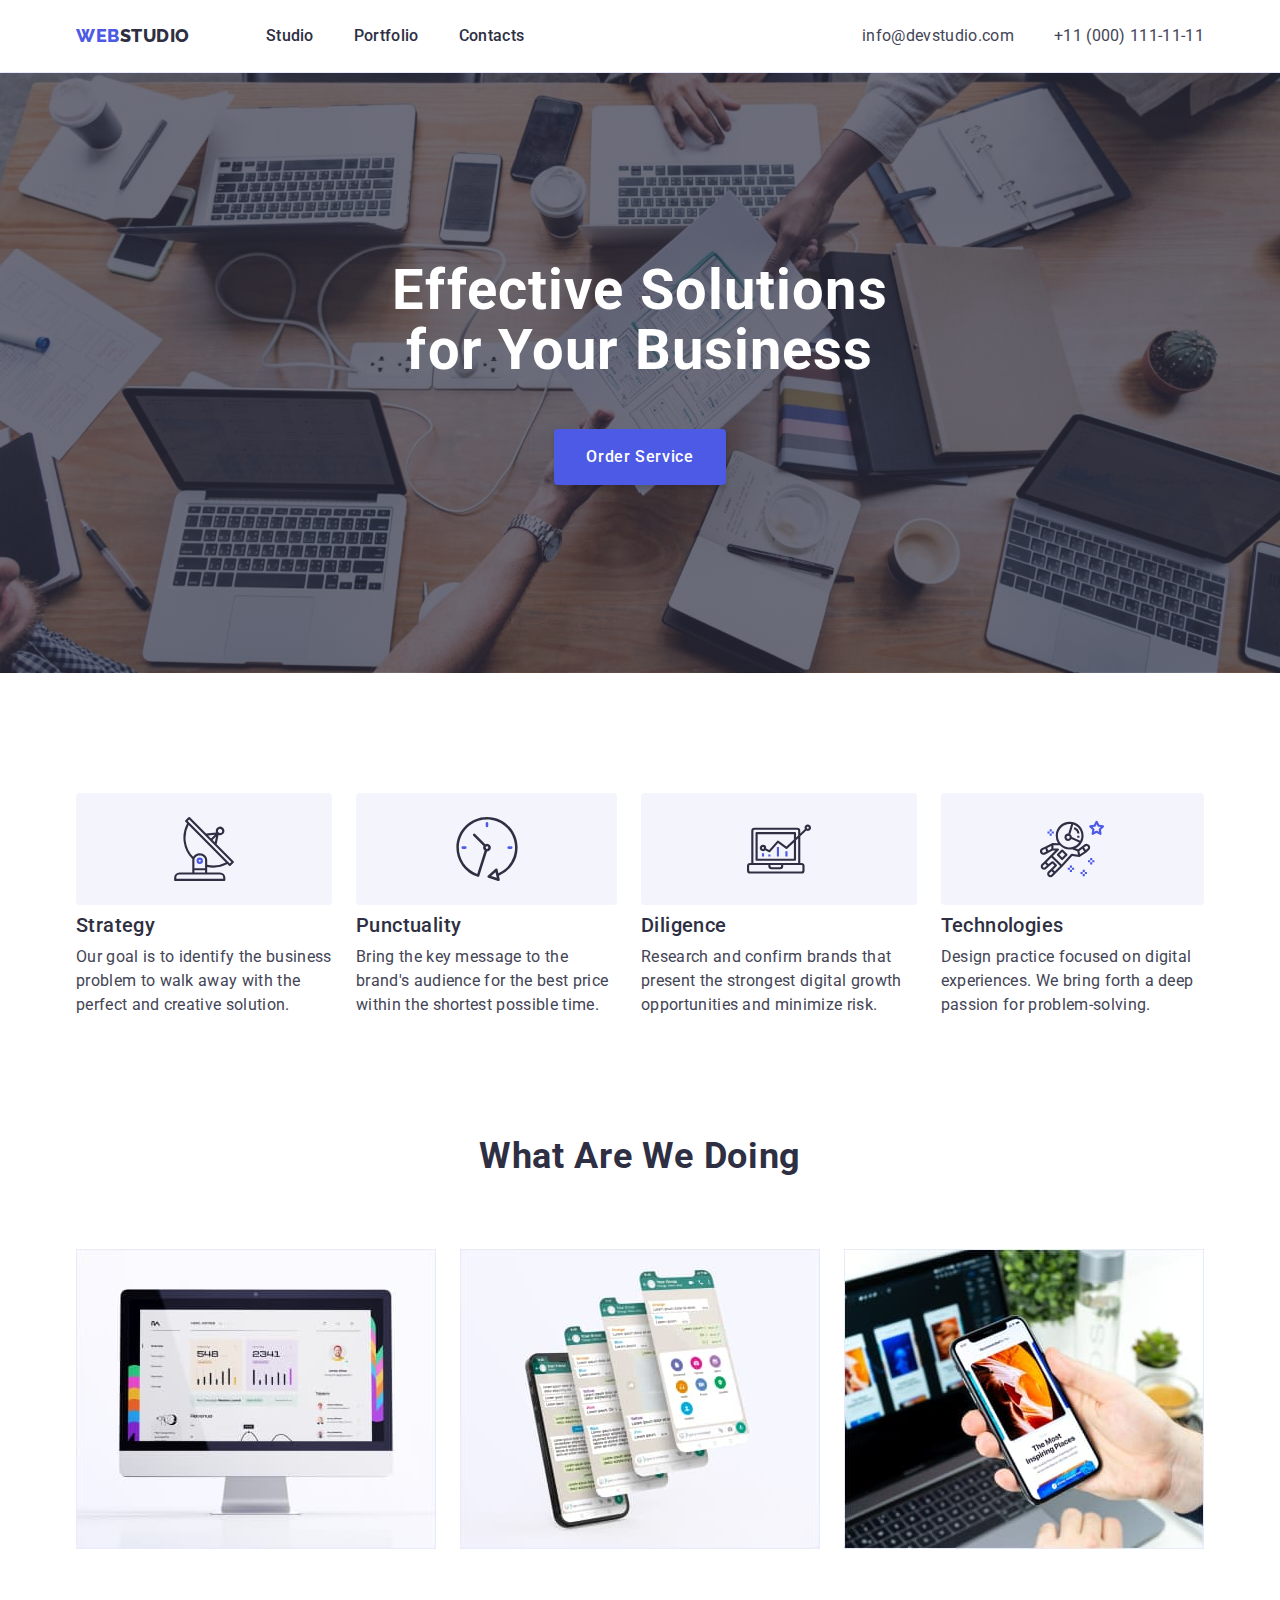
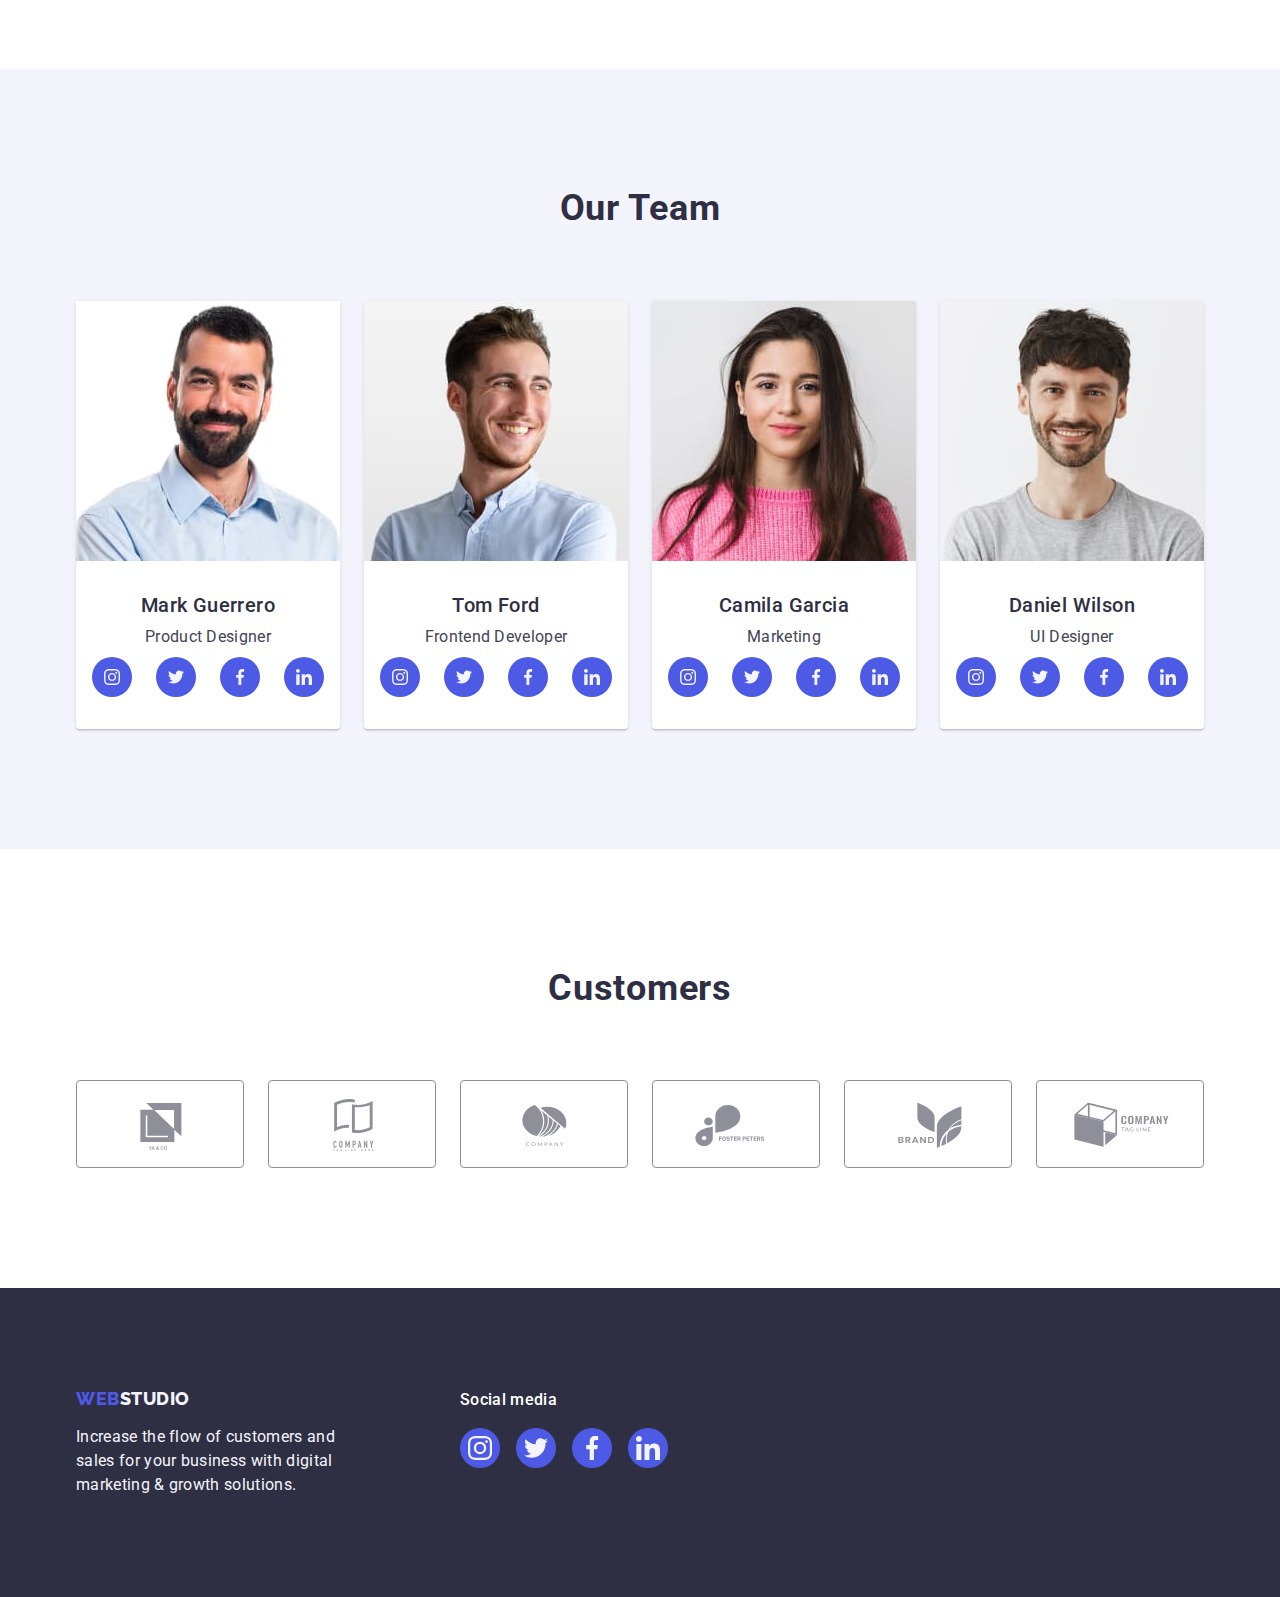
<file: index.html>
<!DOCTYPE html>
<html lang="en">
  <head>
    <meta charset="UTF-8" />
    <meta http-equiv="X-UA-Compatible" content="IE=edge" />
    <meta name="viewport" content="width=device-width, initial-scale=1.0" />
    <meta
      name="description"
      content="Creation and promotion of web-sites. Web site, App, Design, Marketing"
    />
    <title>Studio</title>
    <link rel="preconnect" href="https://fonts.googleapis.com" />
    <link rel="preconnect" href="https://fonts.gstatic.com" crossorigin />
    <link
      href="https://fonts.googleapis.com/css2?family=Raleway:wght@800&family=Roboto:wght@400;500;700;900&display=swap"
      rel="stylesheet"
    />
    <link
      rel="stylesheet"
      href="https://cdnjs.cloudflare.com/ajax/libs/modern-normalize/1.0.0/modern-normalize.min.css"
    />
    <link rel="stylesheet" href="./css/styles.css" />
  </head>

  <body>
    <!-- Шапка сайта -->
    <header class="header-box">
      <div class="container header-container">
        <nav class="header-nav">
          <a class="logo logo-header" href="./index.html"
            >Web<span class="logo-studio">Studio</span></a
          >

          <ul class="header-menu">
            <li>
              <a class="menu-link link" href="./index.html">Studio</a>
            </li>
            <li>
              <a class="menu-link link" href="./portfolio.html">Portfolio</a>
            </li>
            <li>
              <a class="menu-link link" href="">Contacts</a>
            </li>
          </ul>
        </nav>

        <address>
          <ul class="contacts-list">
            <li>
              <a class="contact-link link" href="mailto:info@devstudio.com"
                >info@devstudio.com</a
              >
            </li>
            <li>
              <a class="contact-link link" href="tel:+110001111111"
                >+11 (000) 111-11-11</a
              >
            </li>
          </ul>
        </address>
      </div>
    </header>

    <main>
      <!-- SECTION HERO (Герой) -->
      <section class="hero-bloc">
        <div class="container">
          <h1 class="title">Effective Solutions for Your Business</h1>
          <button type="button" class="btn btn-text">Order Service</button>
        </div>
      </section>

      <!-- SECTION-1 "FEATURE" (Переваги) -->
      <section class="section-delta">
        <div class="container">
          <!-- Сховати заголовок -->
          <!-- Альтернативний варіант + атрибут hidden -->
          <h2 class="visually-hidden">Hang</h2>

          <ul class="feature-list list">
            <li class="scroll-box">
              <div class="feature-icon-box">
                <svg class="feature-icon" width="64" height="64">
                  <use href="./images/icons.svg#antenna"></use>
                </svg>
              </div>
              <h3 class="header">Strategy</h3>
              <p class="main-text">
                Our goal is to identify the business problem to walk away with
                the perfect and creative solution.
              </p>
            </li>

            <li class="scroll-box">
              <div class="feature-icon-box">
                <svg class="feature-icon" width="64" height="64">
                  <use href="./images/icons.svg#clock"></use>
                </svg>
              </div>
              <h3 class="header">Punctuality</h3>
              <p class="main-text">
                Bring the key message to the brand's audience for the best price
                within the shortest possible time.
              </p>
            </li>

            <li class="scroll-box">
              <div class="feature-icon-box">
                <svg class="feature-icon" width="64" height="64">
                  <use href="./images/icons.svg#diagram"></use>
                </svg>
              </div>
              <h3 class="header">Diligence</h3>
              <p class="main-text">
                Research and confirm brands that present the strongest digital
                growth opportunities and minimize risk.
              </p>
            </li>

            <li class="scroll-box">
              <div class="feature-icon-box">
                <svg class="feature-icon" width="64" height="64">
                  <use href="./images/icons.svg#astronaut"></use>
                </svg>
              </div>
              <h3 class="header">Technologies</h3>
              <p class="main-text">
                Design practice focused on digital experiences. We bring forth a
                deep passion for problem-solving.
              </p>
            </li>
          </ul>
        </div>
      </section>

      <!-- SECTION-2 "We doing" (Види робіт) -->
      <!-- ЕКСПЕРИМЕНТ ======================================================= -->
      <section class="empty-name">
        <div class="container">
          <h2 class="header-two">What are we doing</h2>

          <ul class="work-list list">
            <li class="work-list-item">
              <!-- ЕКСПЕРИМЕНТ ======================================================= -->
              <div class="experiment">
                <!-- Клікабельна картинка -->
                <a
                  href="https://www.pexels.com/photo/animals-sweet-cat-kitty-57416/"
                >
                  <img
                    src="./images/laptop.jpg"
                    alt="laptop"
                    width="360"
                    height="300"
                  />
                </a>
              </div>
            </li>
            <li class="work-list-item">
              <!-- Звичайні картинки -->
              <img
                src="./images/files.jpg"
                alt="files"
                width="360"
                height="300"
              />
            </li>
            <li class="work-list-item">
              <img
                src="./images/mobile.jpg"
                alt="mobile"
                width="360"
                height="300"
              />
            </li>
          </ul>
        </div>
      </section>

      <!-- SECTION-3 "Our Team" -->
      <section class="section-3 section-delta">
        <div class="container">
          <h2 class="header-two">Our Team</h2>
          <ul class="team-list list">
            <li class="team-items">
              <!-- ширину і висоту фото видалив -->
              <img
                class="photo"
                src="./images/team/mark.jpg"
                alt="Mark Guerrero"
                width="264"
                height="260"
              />
              <div class="team-member">
                <h3 class="header">Mark Guerrero</h3>
                <p class="team-position main-text">Product Designer</p>
                <!-- social icons -->
                <ul class="social-icon-list list">
                  <li class="social-icon-item">
                    <a href="" class="link-icon link">
                      <svg class="icon" width="16" height="16">
                        <use href="./images/icons.svg#instagram"></use>
                      </svg>
                    </a>
                  </li>
                  <li class="social-icon-item">
                    <a href="" class="link-icon link">
                      <svg class="icon" width="16" height="16">
                        <use href="./images/icons.svg#twitter"></use>
                      </svg>
                    </a>
                  </li>
                  <li class="social-icon-item">
                    <a href="" class="link-icon link">
                      <svg class="icon" width="16" height="16">
                        <use href="./images/icons.svg#facebook"></use>
                      </svg>
                    </a>
                  </li>
                  <li class="social-icon-item">
                    <a href="" class="link-icon link">
                      <svg class="icon" width="16" height="16">
                        <use href="./images/icons.svg#linkedin"></use>
                      </svg>
                    </a>
                  </li>
                </ul>
              </div>
            </li>

            <li class="team-items">
              <img
                class="photo"
                src="./images/team/tom.jpg"
                alt="Tom Ford"
                width="264"
                height="260"
              />
              <div class="team-member">
                <h3 class="header">Tom Ford</h3>
                <p class="team-position main-text">Frontend Developer</p>
                <!-- social icons -->
                <ul class="social-icon-list list">
                  <li class="social-icon-item">
                    <a href="" class="link-icon link">
                      <svg class="icon" width="16" height="16">
                        <use href="./images/icons.svg#instagram"></use>
                      </svg>
                    </a>
                  </li>
                  <li class="social-icon-item">
                    <a href="" class="link-icon link">
                      <svg class="icon" width="16" height="16">
                        <use href="./images/icons.svg#twitter"></use>
                      </svg>
                    </a>
                  </li>
                  <li class="social-icon-item">
                    <a href="" class="link-icon link">
                      <svg class="icon" width="16" height="16">
                        <use href="./images/icons.svg#facebook"></use>
                      </svg>
                    </a>
                  </li>
                  <li class="social-icon-item">
                    <a href="" class="link-icon link">
                      <svg class="icon" width="16" height="16">
                        <use href="./images/icons.svg#linkedin"></use>
                      </svg>
                    </a>
                  </li>
                </ul>
              </div>
            </li>

            <li class="team-items">
              <img
                class="photo"
                src="./images/team/camila.jpg"
                alt="Camila Garcia"
                width="264"
                height="260"
              />
              <div class="team-member">
                <h3 class="header">Camila Garcia</h3>
                <p class="team-position main-text">Marketing</p>
                <!-- social icons -->
                <ul class="social-icon-list list">
                  <li class="social-icon-item">
                    <a href="" class="link-icon link">
                      <svg class="icon" width="16" height="16">
                        <use href="./images/icons.svg#instagram"></use>
                      </svg>
                    </a>
                  </li>
                  <li class="social-icon-item">
                    <a href="" class="link-icon link">
                      <svg class="icon" width="16" height="16">
                        <use href="./images/icons.svg#twitter"></use>
                      </svg>
                    </a>
                  </li>
                  <li class="social-icon-item">
                    <a href="" class="link-icon link">
                      <svg class="icon" width="16" height="16">
                        <use href="./images/icons.svg#facebook"></use>
                      </svg>
                    </a>
                  </li>
                  <li class="social-icon-item">
                    <a href="" class="link-icon link">
                      <svg class="icon" width="16" height="16">
                        <use href="./images/icons.svg#linkedin"></use>
                      </svg>
                    </a>
                  </li>
                </ul>
              </div>
            </li>

            <li class="team-items">
              <img
                class="photo"
                src="./images/team/daniel.jpg"
                alt="Daniel Wilson"
                width="264"
                height="260"
              />
              <div class="team-member">
                <h3 class="header">Daniel Wilson</h3>
                <p class="team-position main-text">UI Designer</p>
                <!-- social icons -->
                <ul class="social-icon-list list">
                  <li class="social-icon-item">
                    <a href="" class="link-icon link">
                      <svg class="icon" width="16" height="16">
                        <use href="./images/icons.svg#instagram"></use>
                      </svg>
                    </a>
                  </li>
                  <li class="social-icon-item">
                    <a href="" class="link-icon link">
                      <svg class="icon" width="16" height="16">
                        <use href="./images/icons.svg#twitter"></use>
                      </svg>
                    </a>
                  </li>
                  <li class="social-icon-item">
                    <a href="" class="link-icon link">
                      <svg class="icon" width="16" height="16">
                        <use href="./images/icons.svg#facebook"></use>
                      </svg>
                    </a>
                  </li>
                  <li class="social-icon-item">
                    <a href="" class="link-icon link">
                      <svg class="icon" width="16" height="16">
                        <use href="./images/icons.svg#linkedin"></use>
                      </svg>
                    </a>
                  </li>
                </ul>
              </div>
            </li>
          </ul>
        </div>
      </section>

      <!-- SECTION-4 "Customers" -->
      <section class="section-delta">
        <div class="container">
          <h2 class="header-two fake-font">Customers</h2>
          <ul class="clients-list list">
            <li class="clients-item">
              <!-- <div class="clients-item-box"> - не треба! -->
              <a href="" class="clients-link">
                <svg class="clients-icon" width="104" height="56">
                  <use href="./images/icons.svg#logo1"></use>
                </svg>
              </a>
              <!-- </div> -->
            </li>

            <li class="clients-item">
              <a href="" class="clients-link">
                <svg class="clients-icon" width="104" height="56">
                  <use href="./images/icons.svg#logo2"></use>
                </svg>
              </a>
            </li>

            <li class="clients-item">
              <a href="" class="clients-link">
                <svg class="clients-icon" width="104" height="56">
                  <use href="./images/icons.svg#logo3"></use>
                </svg>
              </a>
            </li>

            <li class="clients-item">
              <a href="" class="clients-link">
                <svg class="clients-icon" width="104" height="56">
                  <use href="./images/icons.svg#logo4"></use>
                </svg>
              </a>
            </li>

            <li class="clients-item">
              <a href="" class="clients-link">
                <svg class="clients-icon" width="104" height="56">
                  <use href="./images/icons.svg#logo5"></use>
                </svg>
              </a>
            </li>

            <li class="clients-item">
              <a href="" class="clients-link">
                <svg class="clients-icon" width="104" height="56">
                  <use href="./images/icons.svg#logo6"></use>
                </svg>
              </a>
            </li>
          </ul>
        </div>
      </section>
    </main>

    <!-- FOOTER -->
    <footer class="footer-section">
      <div class="container">
        <!-- LOGO -->
        <div class="footer-logo-box">
          <a href="./index.html" class="logo logo-footer"
            >Web<span class="studio-footer">Studio</span></a
          >
          <p class="text-footer">
            Increase the flow of customers and sales for your business with
            digital marketing & growth solutions.
          </p>
        </div>
        <div class="footer-social-box">
          <p class="footer-social-title">Social media</p>
          <ul class="footer-list list">
            <li class="footer-list-item">
              <a href="" class="footer-social-link">
                <svg class="icon" width="24" height="24">
                  <use href="./images/icons.svg#instagram"></use>
                </svg>
              </a>
            </li>
            <li class="footer-list-item">
              <a href="" class="footer-social-link">
                <svg class="icon" width="24" height="24">
                  <use href="./images/icons.svg#twitter"></use>
                </svg>
              </a>
            </li>
            <li class="footer-list-item">
              <a href="" class="footer-social-link">
                <svg class="icon" width="24" height="24">
                  <use href="./images/icons.svg#facebook"></use>
                </svg>
              </a>
            </li>
            <li class="footer-list-item">
              <a href="" class="footer-social-link">
                <svg class="icon" width="24" height="24">
                  <use href="./images/icons.svg#linkedin"></use>
                </svg>
              </a>
            </li>
          </ul>
        </div>
      </div>
    </footer>
  </body>
</html>
</file>
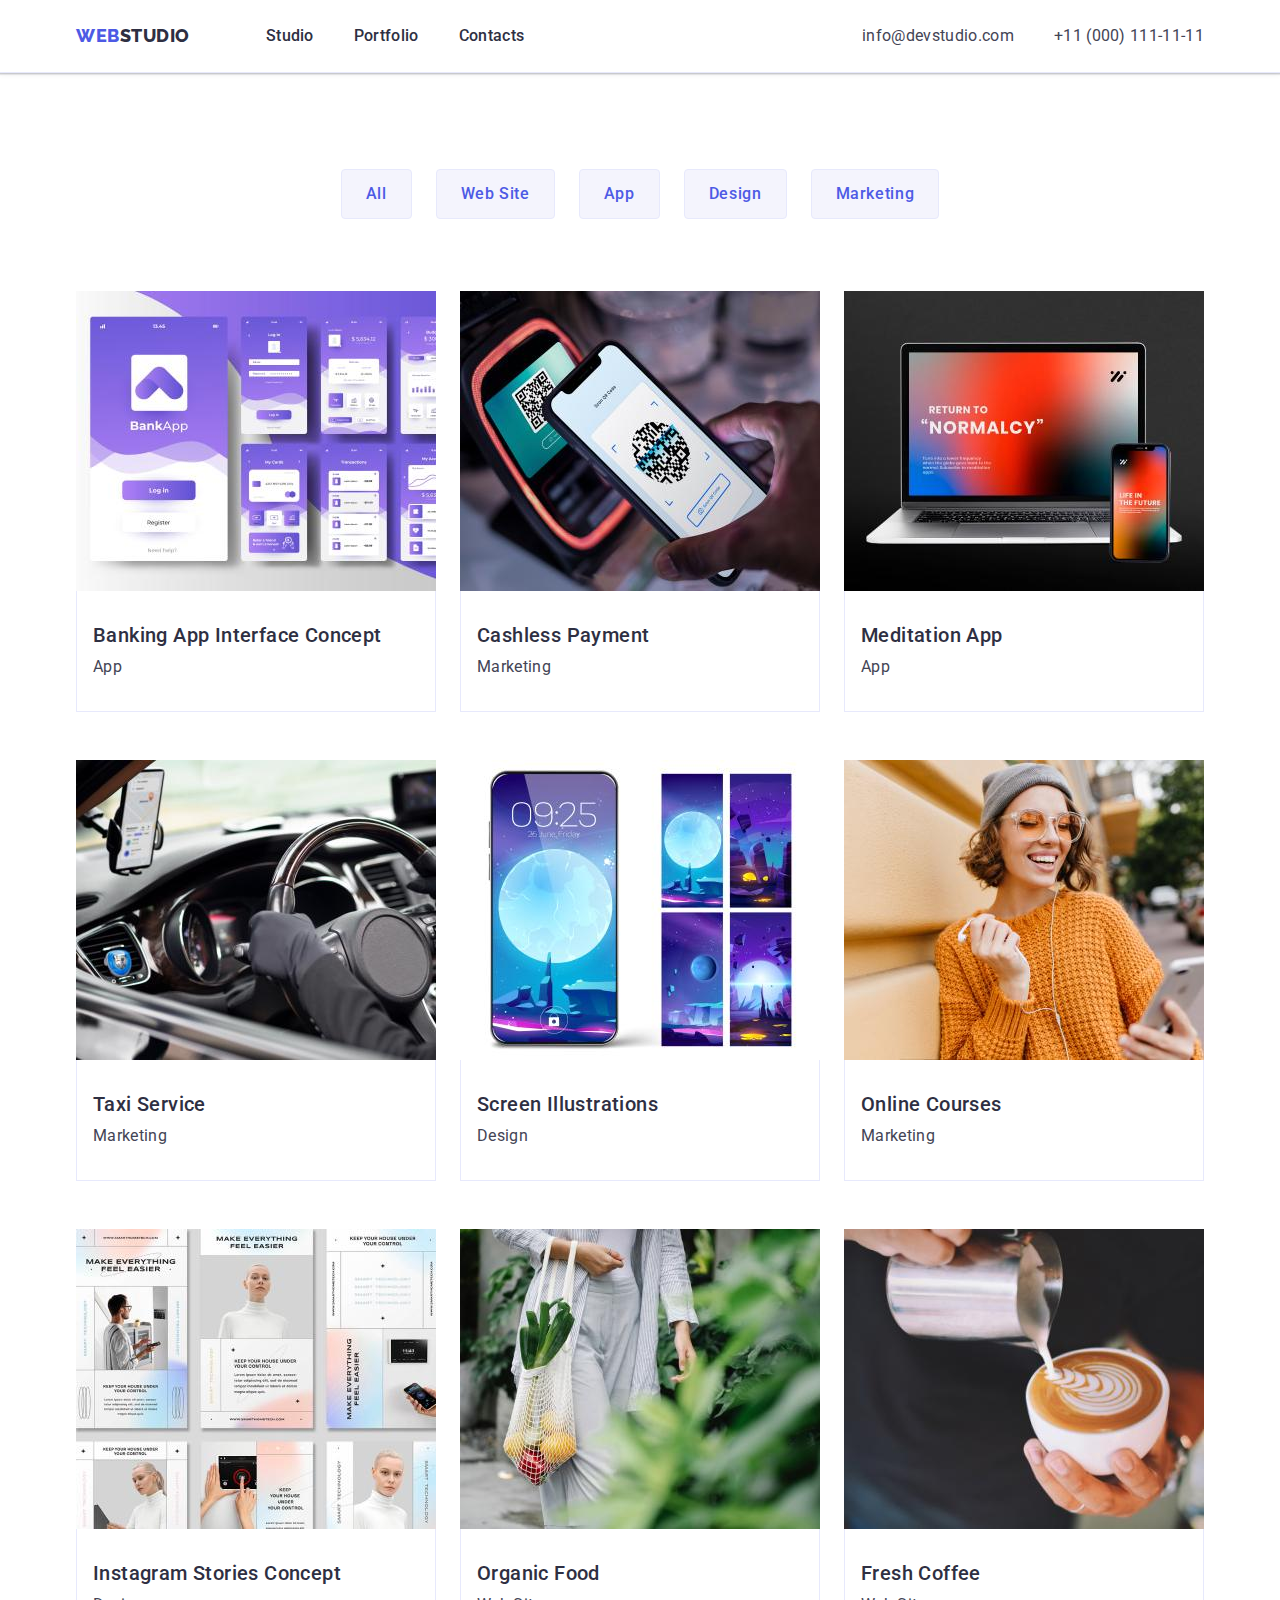
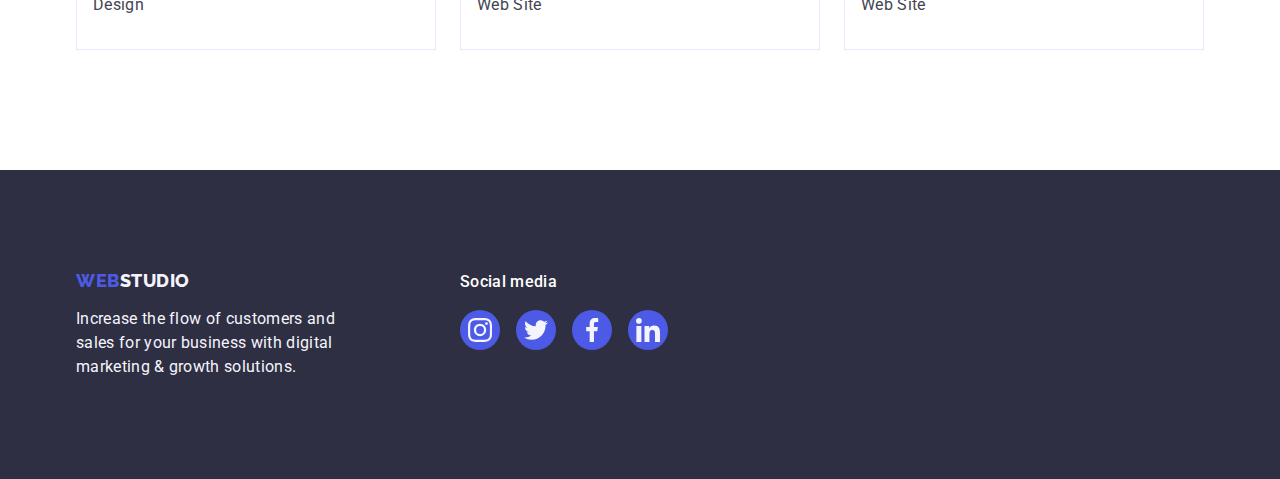
<file: portfolio.html>
<!DOCTYPE html>
<html lang="en">
  <head>
    <meta charset="UTF-8" />
    <meta http-equiv="X-UA-Compatible" content="IE=edge" />
    <meta name="viewport" content="width=device-width, initial-scale=1.0" />
    <title>Portfolio</title>
    <link rel="preconnect" href="https://fonts.googleapis.com" />
    <link rel="preconnect" href="https://fonts.gstatic.com" crossorigin />
    <link
      href="https://fonts.googleapis.com/css2?family=Raleway:wght@800&family=Roboto:wght@400;500;700;900&display=swap"
      rel="stylesheet"
    />
    <link
      rel="stylesheet"
      href="https://cdnjs.cloudflare.com/ajax/libs/modern-normalize/1.0.0/modern-normalize.min.css"
    />
    <link rel="stylesheet" href="./css/styles.css" />
  </head>
  <body>
    <!-- Шапка сайта -->
    <header class="header-box">
      <div class="container header-container">
        <nav class="header-nav">
          <a class="logo logo-header" href="./index.html"
            >Web<span class="logo-studio">Studio</span></a
          >

          <ul class="header-menu">
            <li>
              <a class="menu-link link" href="./index.html">Studio</a>
            </li>
            <li>
              <a class="menu-link link" href="./portfolio.html">Portfolio</a>
            </li>
            <li>
              <a class="menu-link link" href="">Contacts</a>
            </li>
          </ul>
        </nav>

        <address>
          <ul class="contacts-list">
            <li>
              <a class="contact-link link" href="mailto:info@devstudio.com"
                >info@devstudio.com</a
              >
            </li>
            <li>
              <a class="contact-link link" href="tel:+110001111111"
                >+11 (000) 111-11-11</a
              >
            </li>
          </ul>
        </address>
      </div>
    </header>

    <main>
      <section class="container-portfolio">
        <div class="container">
          <!-- Кнопки-фільтр -->
          <!-- Сховати заголовок -->
          <h1 class="visually-hidden">Menu Navigation</h1>
          <ul class="list-menu-prtf">
            <li>
              <button type="button" class="filter-button">All</button>
            </li>
            <li>
              <button type="button" class="filter-button">Web Site</button>
            </li>
            <li>
              <button type="button" class="filter-button">App</button>
            </li>
            <li>
              <button type="button" class="filter-button">Design</button>
            </li>
            <li>
              <button type="button" class="filter-button">Marketing</button>
            </li>
          </ul>

          <!-- Portfolio -->
          <ul class="list-portfolio">
            <li class="portfolio-item">
              <a href="" class="link">
                <img
                  src="./images/page2/pagetoo1.jpg"
                  alt="Banking App Interface Concept"
                  width="360"
                  height="300"
                />
                <div class="portfolio-work">
                  <h2 class="header">Banking App Interface Concept</h2>
                  <p class="main-text">App</p>
                </div>
              </a>
            </li>

            <li class="portfolio-item">
              <a href="" class="link">
                <img
                  src="./images/page2/pagetoo2.jpg"
                  alt="Cashless Payment"
                  width="360"
                  height="300"
                />
                <div class="portfolio-work">
                  <h2 class="header">Cashless Payment</h2>
                  <p class="main-text">Marketing</p>
                </div>
              </a>
            </li>

            <li class="portfolio-item">
              <a href="" class="link"
                ><img
                  src="./images/page2/pagetoo3.jpg"
                  alt="Meditation App"
                  width="360"
                  height="300"
                />
                <div class="portfolio-work">
                  <h2 class="header">Meditation App</h2>
                  <p class="main-text">App</p>
                </div>
              </a>
            </li>

            <li class="portfolio-item">
              <a href="" class="link">
                <img
                  src="./images/page2/pagetoo4.jpg"
                  alt="Taxi Service"
                  width="360"
                  height="300"
                />
                <div class="portfolio-work">
                  <h2 class="header">Taxi Service</h2>
                  <p class="main-text">Marketing</p>
                </div>
              </a>
            </li>

            <li class="portfolio-item">
              <a href="" class="link">
                <img
                  src="./images/page2/pagetoo5.jpg"
                  alt="Screen Illustrations"
                  width="360"
                  height="300"
                />
                <div class="portfolio-work">
                  <h2 class="header">Screen Illustrations</h2>
                  <p class="main-text">Design</p>
                </div>
              </a>
            </li>

            <li class="portfolio-item">
              <a href="" class="link">
                <img
                  src="./images/page2/pagetoo6.jpg"
                  alt="Online Courses"
                  width="360"
                  height="300"
                />
                <div class="portfolio-work">
                  <h2 class="header">Online Courses</h2>
                  <p class="main-text">Marketing</p>
                </div>
              </a>
            </li>

            <li class="portfolio-item">
              <a href="" class="link"
                ><img
                  src="./images/page2/pagetoo7.jpg"
                  alt="Instagram Stories Concept"
                  width="360"
                  height="300"
                />
                <div class="portfolio-work">
                  <h2 class="header">Instagram Stories Concept</h2>
                  <p class="main-text">Design</p>
                </div>
              </a>
            </li>

            <li class="portfolio-item">
              <a href="" class="link"
                ><img
                  src="./images/page2/pagetoo8.jpg"
                  alt="Organic Food"
                  width="360"
                  height="300"
                />
                <div class="portfolio-work">
                  <h2 class="header">Organic Food</h2>
                  <p class="main-text">Web Site</p>
                </div>
              </a>
            </li>

            <li class="portfolio-item">
              <a href="" class="link"
                ><img
                  src="./images/page2/pagetoo9.jpg"
                  alt="Fresh Coffee"
                  width="360"
                  height="300"
                />
                <div class="portfolio-work">
                  <h2 class="header">Fresh Coffee</h2>
                  <p class="main-text">Web Site</p>
                </div>
              </a>
            </li>
          </ul>
        </div>
      </section>
    </main>

    <!-- FOOTER -->
    <footer class="footer-section">
      <div class="container">
        <!-- LOGO -->
        <div class="footer-logo-box">
          <a href="./index.html" class="logo logo-footer"
            >Web<span class="studio-footer">Studio</span></a
          >
          <p class="text-footer">
            Increase the flow of customers and sales for your business with
            digital marketing & growth solutions.
          </p>
        </div>
        <div class="footer-social-box">
          <p class="footer-social-title">Social media</p>
          <ul class="footer-list list">
            <li class="footer-list-item">
              <a href="" class="footer-social-link">
                <svg class="icon" width="24" height="24">
                  <use href="./images/icons.svg#instagram"></use>
                </svg>
              </a>
            </li>
            <li class="footer-list-item">
              <a href="" class="footer-social-link">
                <svg class="icon" width="24" height="24">
                  <use href="./images/icons.svg#twitter"></use>
                </svg>
              </a>
            </li>
            <li class="footer-list-item">
              <a href="" class="footer-social-link">
                <svg class="icon" width="24" height="24">
                  <use href="./images/icons.svg#facebook"></use>
                </svg>
              </a>
            </li>
            <li class="footer-list-item">
              <a href="" class="footer-social-link">
                <svg class="icon" width="24" height="24">
                  <use href="./images/icons.svg#linkedin"></use>
                </svg>
              </a>
            </li>
          </ul>
        </div>
      </div>
    </footer>
  </body>
</html>
</file>
<file: css/styles.css>
:root {
  /* IRIS - logo, button color*/
  --logo-color: #4d5ae5;
  --btn-color: #4d5ae5;
  /* NAVY BLUE - hero background (bg), menu & headings fonts*/
  --hero-color: #2e2f42;
  --heading-color: #2e2f42;
  /* SLATE - dark fonts contacts & main text */
  --address-color: #434455;
  --main-fonts: #434455;
  /* CLOUD & white - light fonts, Section-3 bg */
  --light-font: #f4f4fd;
  --white-color: #ffffff;
  /* CORNFLOWER - Section-2 bg, Portfolio bg*/
  --portfolio-bgc: #e7e9fc;
  /* OCEAN - aktive button */
  --hover-btn: #404bbf;
  /* LIGHT SLATE */
  --icons-color: #8e8f99;
  /* GREEN */
  --green-color: #31d0aa;
  /* Others */
  --indent: 24px;
}

/**
  |============================
  | RESET indents
  |============================
*/

p,
h1,
h2,
h3,
h4,
h5 {
  margin: 0;
}

ul {
  margin: 0;
  padding: 0;
}

/**
  |============================
  | Base styles
  |============================
*/

body {
  font-family: 'Roboto', sans-serif;
  color: var(--main-fonts);
  background-color: var(--white-color);
}

.container {
  width: 1158px;
  /* ЕКСПЕРИМЕНТ =======================================================*/
  max-width: 100%;
  margin-left: auto;
  margin-right: auto;
  padding: 0px 15px;
  /*  контур елемента 
  outline: 2px solid red;
  outline-offset: -2px; */
}

img {
  display: block;
  max-width: 100%;
  /* ЕКСПЕРИМЕНТ =======================================================*/
  margin: auto;
}

/* для заголовків перезадаємо параметри */
.header {
  font-weight: 500;
  font-size: 20px;
  line-height: 1.2;
  letter-spacing: 0.02em;
  color: var(--heading-color);
  margin-bottom: 8px;
}

.main-text {
  font-size: 16px;
  line-height: 1.5;
  letter-spacing: 0.02em;
  color: var(--main-fonts);
}

/**
  |============================
  | RESET
  |============================
*/

/* Видалення підкреслення link-ів */
.link {
  text-decoration: none;
}

/* Видалення маркерів, нумерації */
.list {
  list-style: none;
}

/* Прихований заголовок ==========================*/
/* .hide-titel {
  display: none;
} */
/* Альтернативний варіант - атрибут hidden в html */

.visually-hidden {
  position: absolute;
  width: 1px;
  height: 1px;
  margin: -1px;
  border: 0;
  padding: 0;

  white-space: nowrap;
  clip-path: inset(100%);
  clip: rect(0 0 0 0);
  overflow: hidden;
}

/* для прибирання курсиву */
address {
  /* font-style: normal; */
  font-style: inherit;
  margin-left: auto;
}

/**
  |============================
  | HEADER
  |============================
*/

.header-box {
  background-color: white;
  /* border-bottom-style: solid;
  border-bottom-color: var(--portfolio-bgc);
  border-bottom-width: 1px; */
  border-bottom: 1px solid var(--portfolio-bgc);
  box-shadow: 0px 2px 1px rgba(46, 47, 66, 0.08),
    0px 1px 1px rgba(46, 47, 66, 0.16), 0px 1px 6px rgba(46, 47, 66, 0.08);
  /*  контур елемента 
    outline: 2px solid red;
    outline-offset: -2px; */
}

.header-container {
  display: flex;
  align-items: center;
  /* justify-content: space-between; */
}

.header-nav {
  display: flex;
  align-items: center;
  /* flex-grow: 1; */
  /* margin-right: auto; */
}

.header-menu {
  display: flex;
  list-style: none;
  gap: 40px;
}

.logo {
  font-family: 'Raleway', sans-serif;
  font-weight: 800;
  font-size: 18px;
  line-height: 1.17;
  letter-spacing: 0.03em;
  text-transform: uppercase;
  color: var(--logo-color);
  text-decoration: none;
  /* align-items: center; */
}

.logo-header {
  margin-right: 76px;
}

.logo-studio {
  color: var(--heading-color);
}

.menu-link {
  font-weight: 500;
  font-size: 16px;
  line-height: 1.5;
  letter-spacing: 0.02em;
  color: var(--heading-color);
  display: flex;
  padding: 24px 0;
}

.menu-link:hover,
.menu-link:focus,
.contact-link:hover,
.contact-link:focus {
  color: var(--hover-btn);
}

.contacts-list {
  list-style: none;
  display: flex;
  gap: 40px;
}

.contact-link {
  font-size: 16px;
  line-height: 1.5;
  letter-spacing: 0.02em;
  color: var(--address-color);
}

/**
  |============================
  | HERO section
  |============================
*/

.hero-bloc {
  /* background-color: var(--hero-color); */
  padding-top: 188px;
  padding-bottom: 188px;
  max-width: 1440px;
  margin-left: auto;
  margin-right: auto;
  background-color: rgba(46, 47, 66, 0.7);
  background-image: linear-gradient(
      rgba(46, 47, 66, 0.7),
      rgba(46, 47, 66, 0.7)
    ),
    url(../images/people-office.jpg);
  background-repeat: no-repeat;
  background-position: center;
  background-size: cover;
}

.title {
  font-weight: 700;
  font-size: 56px;
  line-height: 1.07;
  letter-spacing: 0.02em;
  text-align: center;
  color: var(--white-color);
  margin: 0 auto 48px auto;
  max-width: 496px;
}

section {
  padding-bottom: 120px;
}

/* ========== BUTTON STYLE ========== */

.btn {
  background-color: var(--btn-color);
  display: flex;
  display: block;
  min-width: 169px;
  height: 56px;
  border: none;
  box-shadow: 0px 4px 4px rgba(0, 0, 0, 0.15);
  border-radius: 4px;
  padding: 16px 32px;
  margin: 0 auto;
  cursor: pointer;
}

.btn:hover,
.btn:focus {
  background-color: var(--hover-btn);
}

.btn-text {
  font-family: inherit;
  font-weight: 500;
  font-size: 16px;
  line-height: 1.5;
  letter-spacing: 0.04em;
  color: var(--white-color);
}

/**
  |============================
  | SECTIONs
  |============================
*/

/* ========== SECTION-1 "Feature" ========== */
/*  (h3 = header під "body") */

.section-delta {
  padding-top: 120px;
}

.feature-list {
  display: flex;
  gap: var(--indent);
}

.scroll-box {
  flex-basis: calc((100%-72px) / 4);
  /* gap: 24px; */
}
/* (currentColor)
  width: / flex-basis: calc((100% - var(--indent) * (var(--items) - 1)) / var(--items)); 
    gap: var(--indent); */

.feature-icon-box {
  display: flex;
  height: 112px;
  /* width: 264px; */
  justify-content: center;
  align-items: center;
  background: var(--light-font);
  border-radius: 4px;
  margin-bottom: 8px;
}

/* ========== SECTION-2 "We doing",(3) (h2) ========== */

.header-two {
  font-weight: 700;
  font-size: 36px;
  line-height: 1.11;
  letter-spacing: 0.02em;
  text-align: center;
  text-transform: capitalize;
  color: var(--heading-color);
  margin-bottom: 72px;
}

.work-list {
  display: flex;
  gap: var(--indent);
  /* ЕКСПЕРИМЕНТ =======================================================*/
  /* justify-content: center; */
  /* justify-content: space-between; */
}

.work-list-item {
  flex-basis: calc((100% - 48px) / 3);
}
/* (currentColor)
  width: / flex-basis: calc((100% - var(--indent) * (var(--items) - 1)) / var(--items)); 
    gap: var(--indent); */

/* ЕКСПЕРИМЕНТ =======================================================*/
.experiment {
  display: flex;
}

/* ========== SECTION-3 "Our Team" ========== */

.section-3 {
  /* Кожне Слово З Великої Літери */
  text-transform: capitalize;
  background-color: var(--light-font);
}

.team-list {
  list-style-type: none;
  display: flex;
  gap: var(--indent);
  /* flex-wrap: wrap; */
  /* padding-left: 0px; */
}

.team-items {
  background-color: var(--white-color);
  flex-basis: calc((100% - 72px) / 4);
  /* (currentColor)
  width: / flex-basis: calc((100% - var(--indent) * (var(--items) - 1)) / var(--items)); 
    gap: var(--indent); */
  /* ЕКСПЕРИМЕНТ =======================================================*/
  /* маржинами картинку не вирівняти - потрібно на його "div" впливати
  margin-left: auto;
  margin-right: auto; */
  border: var(--portfolio-bgc);
  /* border-width:  1px;
  border-style: solid; */
  /* Тінь навколо ракмок: */
  box-shadow: 0px 1px 6px rgba(46, 47, 66, 0.08),
    0px 1px 1px rgba(46, 47, 66, 0.16), 0px 2px 1px rgba(46, 47, 66, 0.08);
  border-radius: 0px 0px 4px 4px;
}

.photo {
  display: block;
  max-width: 100%;
}

.team-member {
  padding: 32px 0px;
  text-align: center;
  border-radius: 0px 0px 4px 4px;
}

.team-position {
  margin-bottom: 8px;
}

/*== social icons ==*/

.social-icon-list {
  display: flex;
  justify-content: center;
  gap: var(--indent);
}
.social-icon-item {
  width: 40px;
  height: 40px;
}

.link-icon {
  display: flex;
  width: 100%;
  height: 100%;
  align-items: center;
  justify-content: center;
  background-color: var(--btn-color);
  border-radius: 50%;
}

.link-icon:hover,
.link-icon:focus {
  background-color: var(--hover-btn);
}

.link-icon .icon {
  fill: var(--light-font);
}

/* ========== SECTION-4 "Customers" ========== */

/* (currentColor)
  width: / flex-basis: calc((100% - var(--indent) * (var(--items) - 1)) / var(--items)); 
    gap: var(--indent); */

.fake-font {
  /* Фейковий стиль для автоперевірки */
  line-height: 1.1;
}

.clients-list {
  display: flex;
  align-items: center;
  gap: var(--indent);
  --items: 6;
}

.clients-item {
  /* width: 168px; */
  /* display: flex; - не треба! */
  flex-basis: calc((100% - var(--indent) * (var(--items) - 1)) / var(--items));
  height: 88px;
}

.clients-link {
  display: flex;
  align-items: center;
  justify-content: center;
  width: 100%;
  height: 100%;
  color: var(--icons-color);
  border: 1px solid var(--icons-color);
  border-radius: 4px;
}

.clients-link:hover,
.clients-link:focus {
  color: var(--hover-btn);
  border-color: var(--hover-btn);
}

.clients-icon,
.clients-icon {
  fill: currentColor;
}

.clients-icon:hover,
.clients-icon:focus {
  fill: currentColor;
}

/**
  |============================
  | FOOTER
  |============================
*/

.footer-section {
  background: var(--heading-color);
  padding-top: 100px;
  padding-bottom: 100px;
}

.footer-section .container {
  display: flex;
  align-items: baseline;
  gap: 120px;
}

.logo-footer {
  /* display: flex; */
  display: inline-block;
  margin-bottom: 16px;
}

.studio-footer {
  color: var(--light-font);
}

.text-footer {
  font-size: 16px;
  line-height: 1.5;
  letter-spacing: 0.02em;
  color: var(--light-font);
  max-width: 264px;
}

.footer-social-title {
  font-family: inherit;
  font-style: normal;
  font-weight: 500;
  font-size: 16px;
  line-height: 1.5;
  letter-spacing: 0.02em;
  color: var(--white-color);
  margin-bottom: 16px;
}

.footer-list {
  display: flex;
  gap: 16px;
}

.footer-list-item {
  width: 40px;
  height: 40px;
}

.footer-social-link {
  display: flex;
  width: 100%;
  height: 100%;
  border-radius: 50%;
  background-color: var(--btn-color);
  align-items: center;
  justify-content: center;
  background-size: cover;
}

.footer-social-link:hover,
.footer-social-link:focus {
  background-color: var(--green-color);
}

.footer-section .icon {
  fill: var(--light-font);
}

/**
  |============================
  | PAGE2 - PORTFOLIO
  |============================
*/

.container-portfolio {
  padding: 96px 0 120px;
  /*  контур елемента 
  outline: 2px solid red;
  outline-offset: -2px; */
}

.list-menu-prtf {
  list-style: none;
  text-decoration: none;
  display: flex;
  justify-content: center;
  gap: var(--indent);
  margin-bottom: 72px;
}

.list-portfolio {
  list-style-type: none;
  display: flex;
  gap: var(--indent);
  flex-wrap: wrap;
  /* padding-left: 0px; */
  row-gap: 48px;
}

.portfolio-item {
  max-width: 360px;
  width: calc((100% - 48px) / 3);
}
/* (currentColor)
  width: / flex-basis: calc((100% - var(--indent) * (var(--items) - 1)) / var(--items)); 
    gap: var(--indent); */

.portfolio-item .link {
  display: block;
}

.portfolio-item .link:hover,
.portfolio-item .link:focus {
  box-shadow: 0px 1px 6px rgba(46, 47, 66, 0.08),
    0px 1px 1px rgba(46, 47, 66, 0.16), 0px 2px 1px rgba(46, 47, 66, 0.08);
}

.portfolio-work {
  padding: 32px 16px;
  border: 1px solid #e7e9fc;
  border-top: none;
  /* text-decoration: none; */
}

/* ==========BUTTON STYLE========== */

.filter-button {
  font-family: inherit;
  font-weight: 500;
  font-size: 16px;
  line-height: 1.5;
  color: var(--btn-color);
  background: var(--light-font);
  letter-spacing: 0.04em;
  display: flex;
  align-items: center;
  border: 1px solid var(--portfolio-bgc);
  border-radius: 4px;
  /* min-width: 69px; */
  padding: 12px 24px;
}

.filter-button:hover,
.filter-button:focus {
  color: var(--white-color);
  background-color: var(--hover-btn);
  box-shadow: 0px 3px 1px rgba(0, 0, 0, 0.1), 0px 2px 1px rgba(0, 0, 0, 0.08),
    0px 2px 2px rgba(0, 0, 0, 0.12);
  cursor: pointer;
  /* цей стиль для вимкнення кольору при ховері: */
  border: 1px solid transparent;
  /* border: 1px solid var(--hover-btn); */
}
</file>
